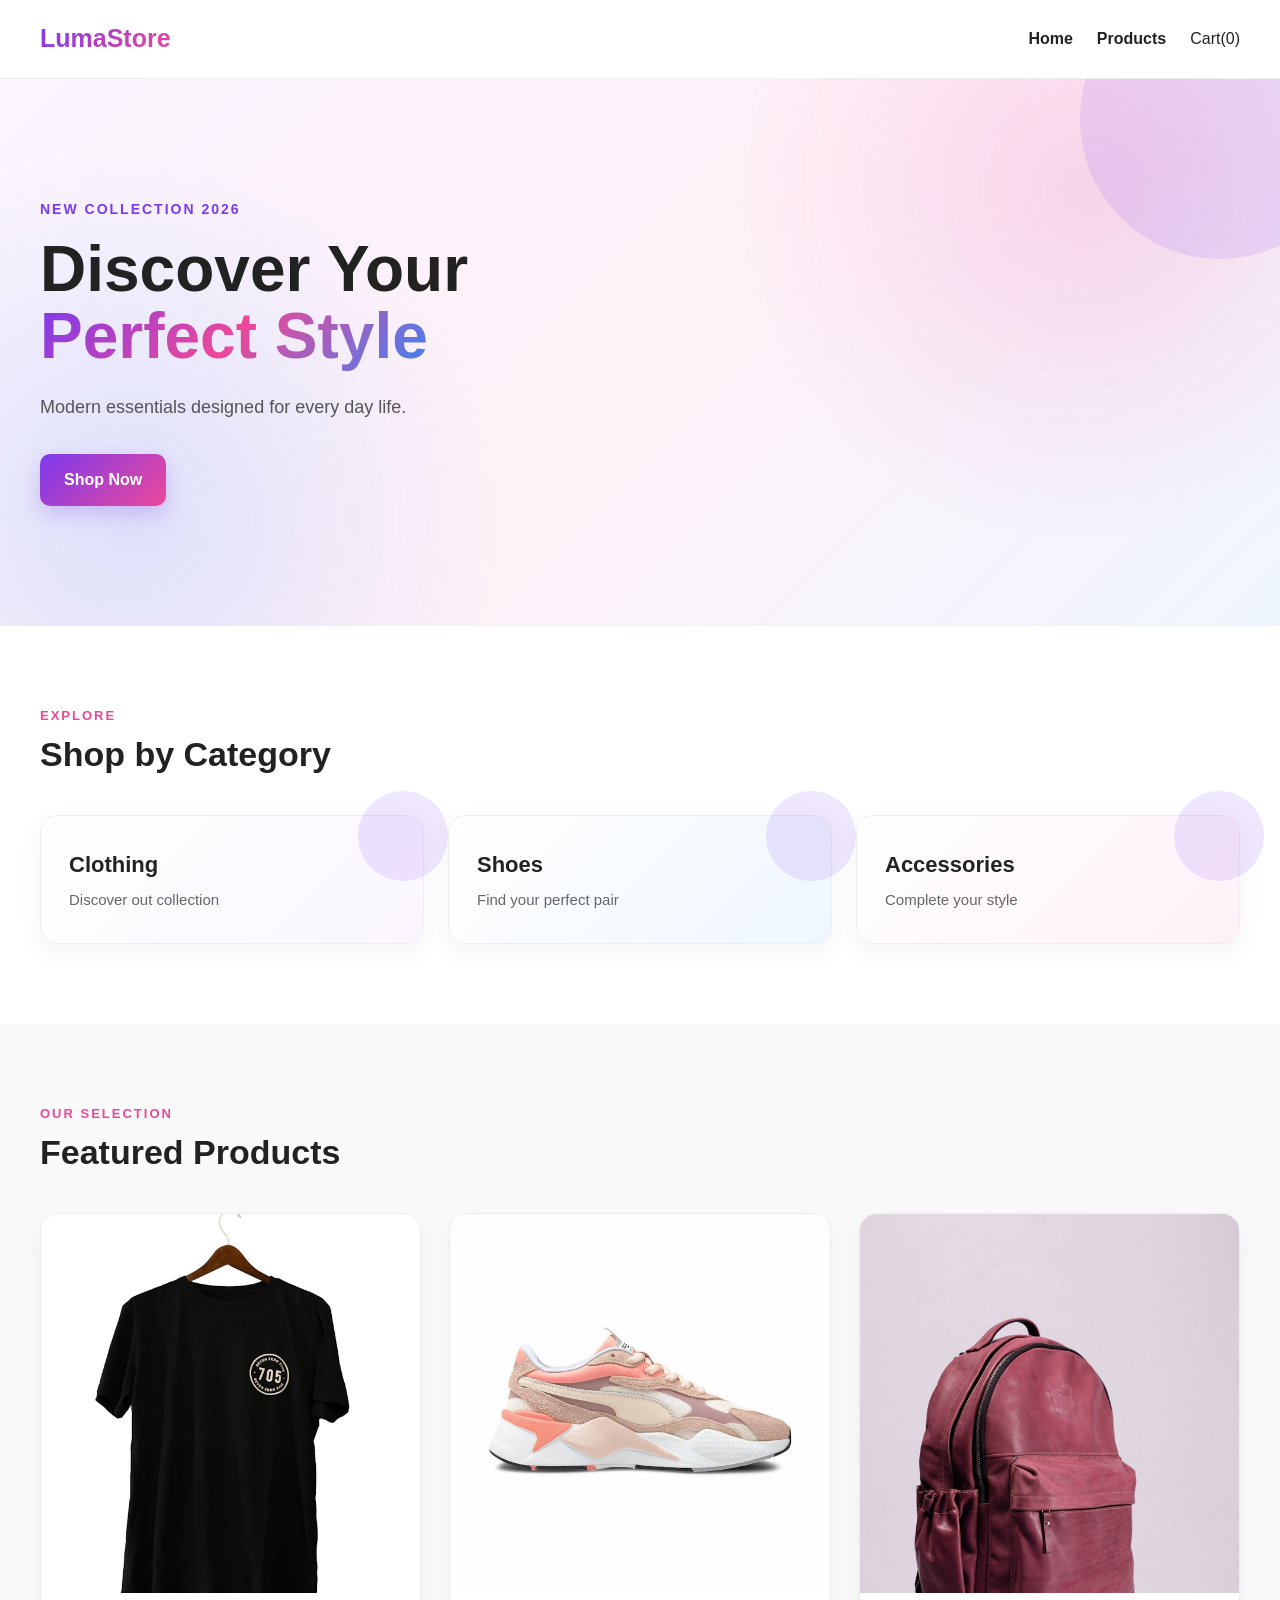
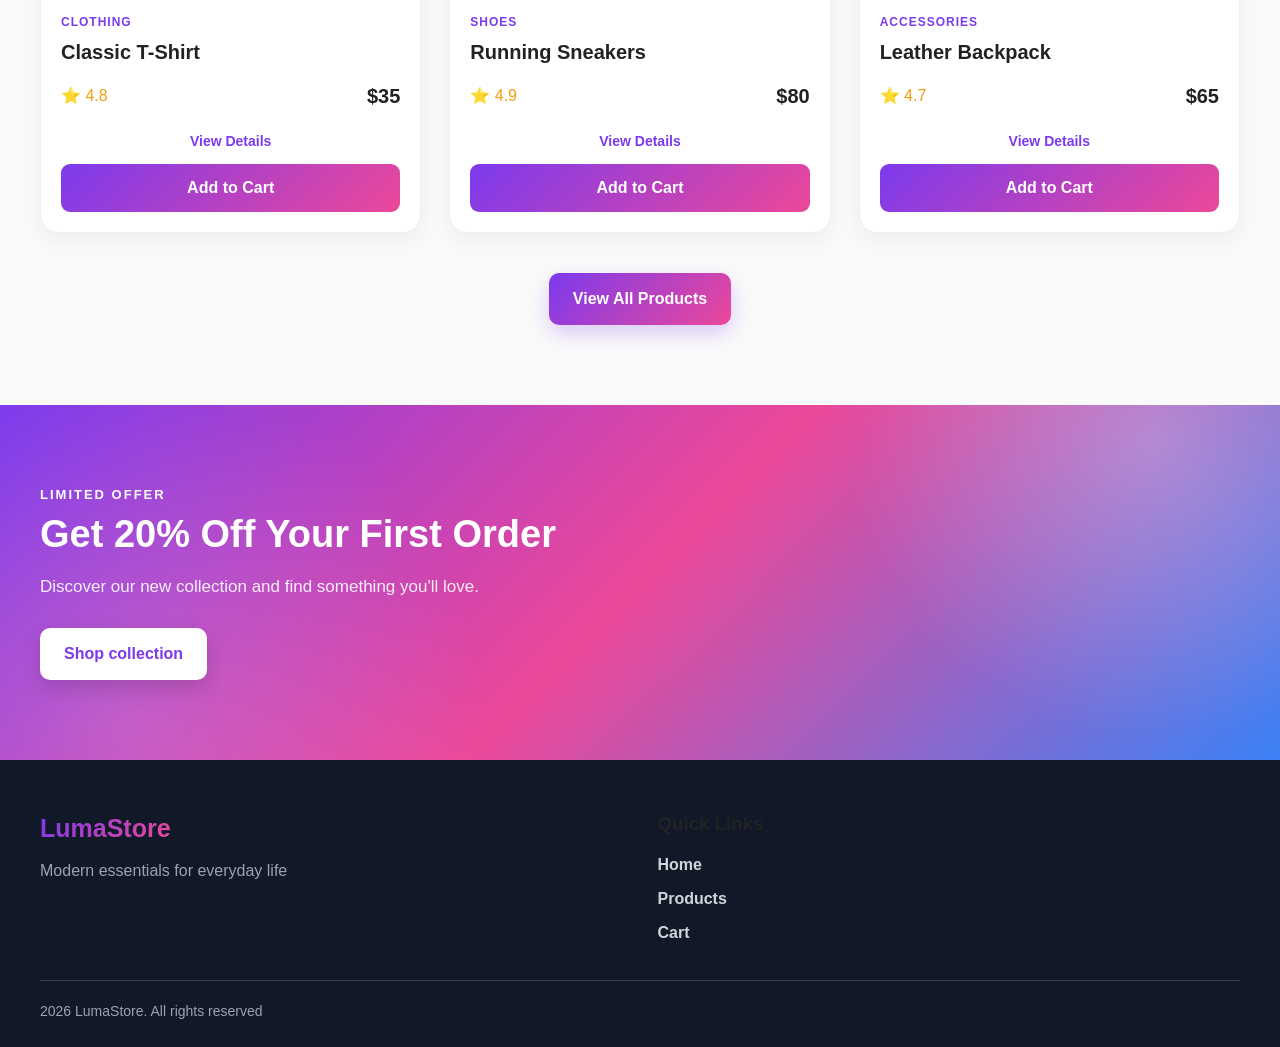
<file: index.html>
<!DOCTYPE html>
<html lang="en">
<head>
	<meta charset="UTF-8">
	<meta name="viewport" content="width=device-width, initial-scale=1.0">
	<title>LumaStore - Modern E-commerce</title>
	<link rel="stylesheet" href="css/style.css">
</head>
<body>
	<header class="header">
		<div class="container">
			<a href="index.html" class="logo">LumaStore</a>

			<nav class="nav">
				<ul class="nav__list">
					<li class="nav__item"><a href="index.html">Home</a></li>
					<li class="nav__item"><a href="products.html">Products</a></li>
					<li class="nav-item"><a href="cart.html">Cart(<span id="cart-count">0</span>)</a></li>
				</ul>
			</nav>
		</div>
	</header>
	<section class="hero">
		<div class="container">
			<div class="hero__content">
				<p class="hero__subtitle">New Collection 2026</p>
				<h1 class="hero__title">Discover Your <span>Perfect Style</span></h1>
				<p class="hero__text">Modern essentials designed for every day life. </p>
				<a href="products.html" class="button">Shop Now</a>
			</div>
		</div>
	</section>
	<section class="categories">
		<div class="container">
			<div class="section-header">
				<p class="section-header__subtitle">Explore</p>
				<h2 class="section-header__title">Shop by Category</h2>
			</div>

			<div class="category__grid">
				<a href="products.html?category=Clothing" class="category-card" >
					<h3>Clothing</h3>
					<p>Discover out collection</p>
				</a>

				<a href="products.html?category=Shoes" class="category-card" >
					<h3>Shoes</h3>
					<p>Find your perfect pair</p>
				</a>

				<a href="products.html?category=Accessories" class="category-card" >
					<h3>Accessories</h3>
					<p>Complete your style</p>
				</a>
			</div>
		</div>
	</section>
	<section class="featured">
		<div class="container">
			<div class="section-header">
				<p class="section-header__subtitle">Our Selection</p>
				<h2 class="section-header__title">Featured Products</h2>
			</div>
			<div class="products-grid" id="featured-products"></div>

			<div class="section-action">
				<a href="products.html" class="button">View All Products</a>
			</div>
		</div>
	</section>

	<section class="offer">
		<div class="container">
			<div class="offer__content">
				<p class="offer__subtitle">Limited Offer</p>
				<h2 class="offer__title">Get 20% Off Your First Order</h2>
				<p class="offer__text">Discover our new collection and find something you'll love.</p>
				<a href="products.html" class="button">Shop collection</a>
			</div>
		</div>
	</section>

	<footer class="footer">
		<div class="container">
			<div class="footer__content">
				<div class="footer__brand">
					<a href="index.html" class="logo">LumaStore</a>
					<p>Modern essentials for everyday life</p>
				</div>
				<div class="footer__links">
					<h3>Quick Links</h3>

					<nav class="nav" aria-label="Footer navigation">
				<ul class="nav__list">
					<li class="nav__item"><a href="index.html">Home</a></li>
					<li class="nav__item"><a href="products.html">Products</a></li>
					<li class="nav__item"><a href="cart.html">Cart</a></li>
				</ul>
			</nav>

</div>
			</div>
			<p class="footer__copyright">2026 LumaStore. All rights reserved</p>
		</div>
	</footer>
	<script src="js/product.js"></script>
	<script src="js/products.js"></script>
	<script src="js/main.js"></script>
</body>
</html>
</file>
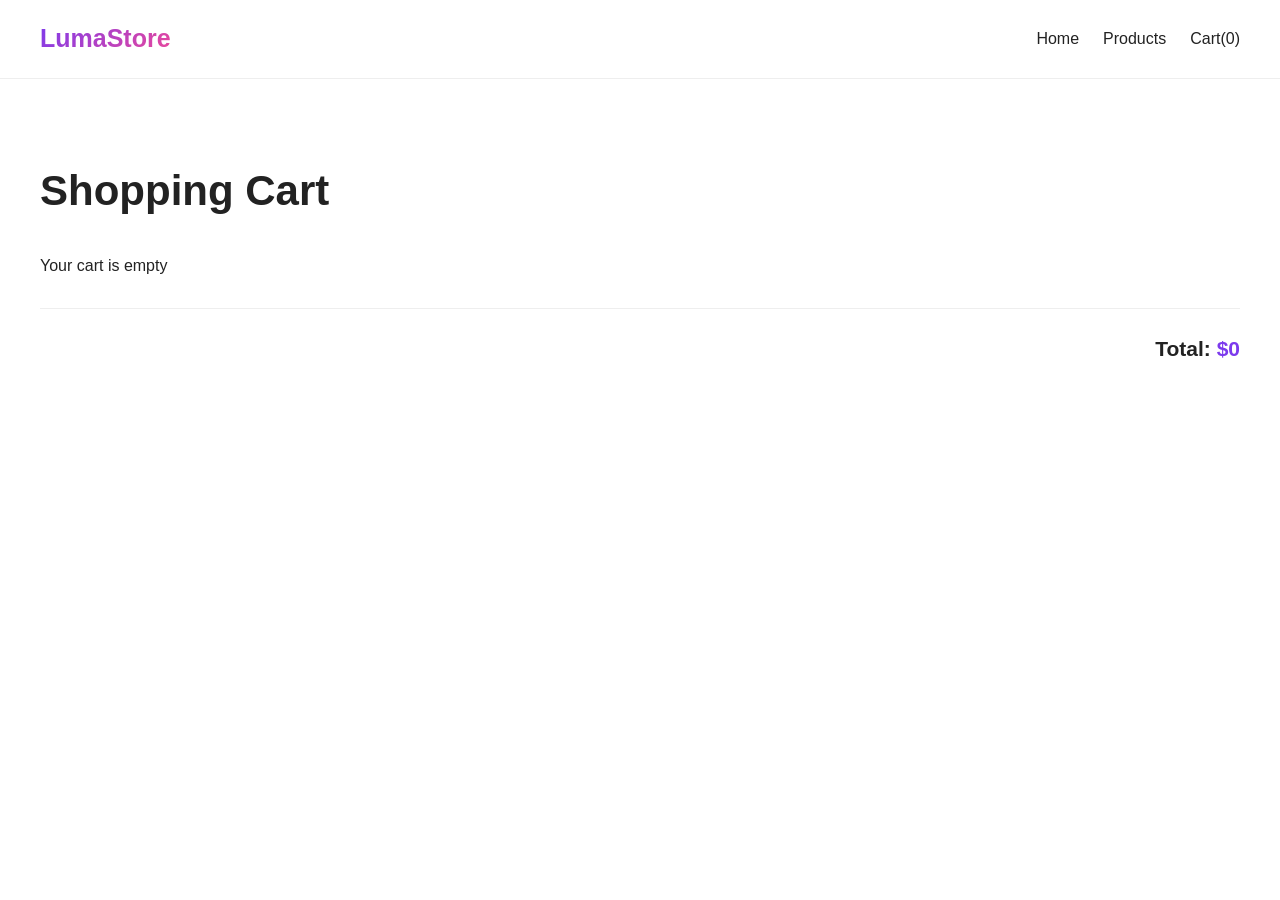
<file: cart.html>
<!DOCTYPE html>
<html lang="en">
<head>
	<meta charset="UTF-8">
	<meta name="viewport" content="width=device-width, initial-scale=1.0">
	<title>Cart | LumaStore</title>
	<link rel="stylesheet" href="css/style.css">
</head>
<body>
	<header class="header">
		<div class="container">
			<a href="index.html" class="logo">LumaStore</a>
			<nav class="nav">
				<ul class="nav__list">
					<li class="nav-item"><a href="index.html">Home</a></li>
					<li class="nav-item"><a href="products.html">Products</a></li>
					<li class="nav-item"><a href="cart.html">Cart(<span id="cart-count">0</span>)</a></li>
				</ul>
			</nav>
		</div>
	</header>

	<main>
		<section class="cart">
			<div class="container">
				<h1 class="cart__title">Shopping Cart</h1>
				<div id="cart-items" class="cart__items"></div>
				<div class="cart__summary">
					<p>Total: <span id="cart-total">$0</span></p>
				</div>
			</div>
		</section>
	</main>
	<script src="js/product.js"></script>
	<script src="js/main.js"></script>
	<script src="js/cart.js"></script>
	
</body>
</html>
</file>
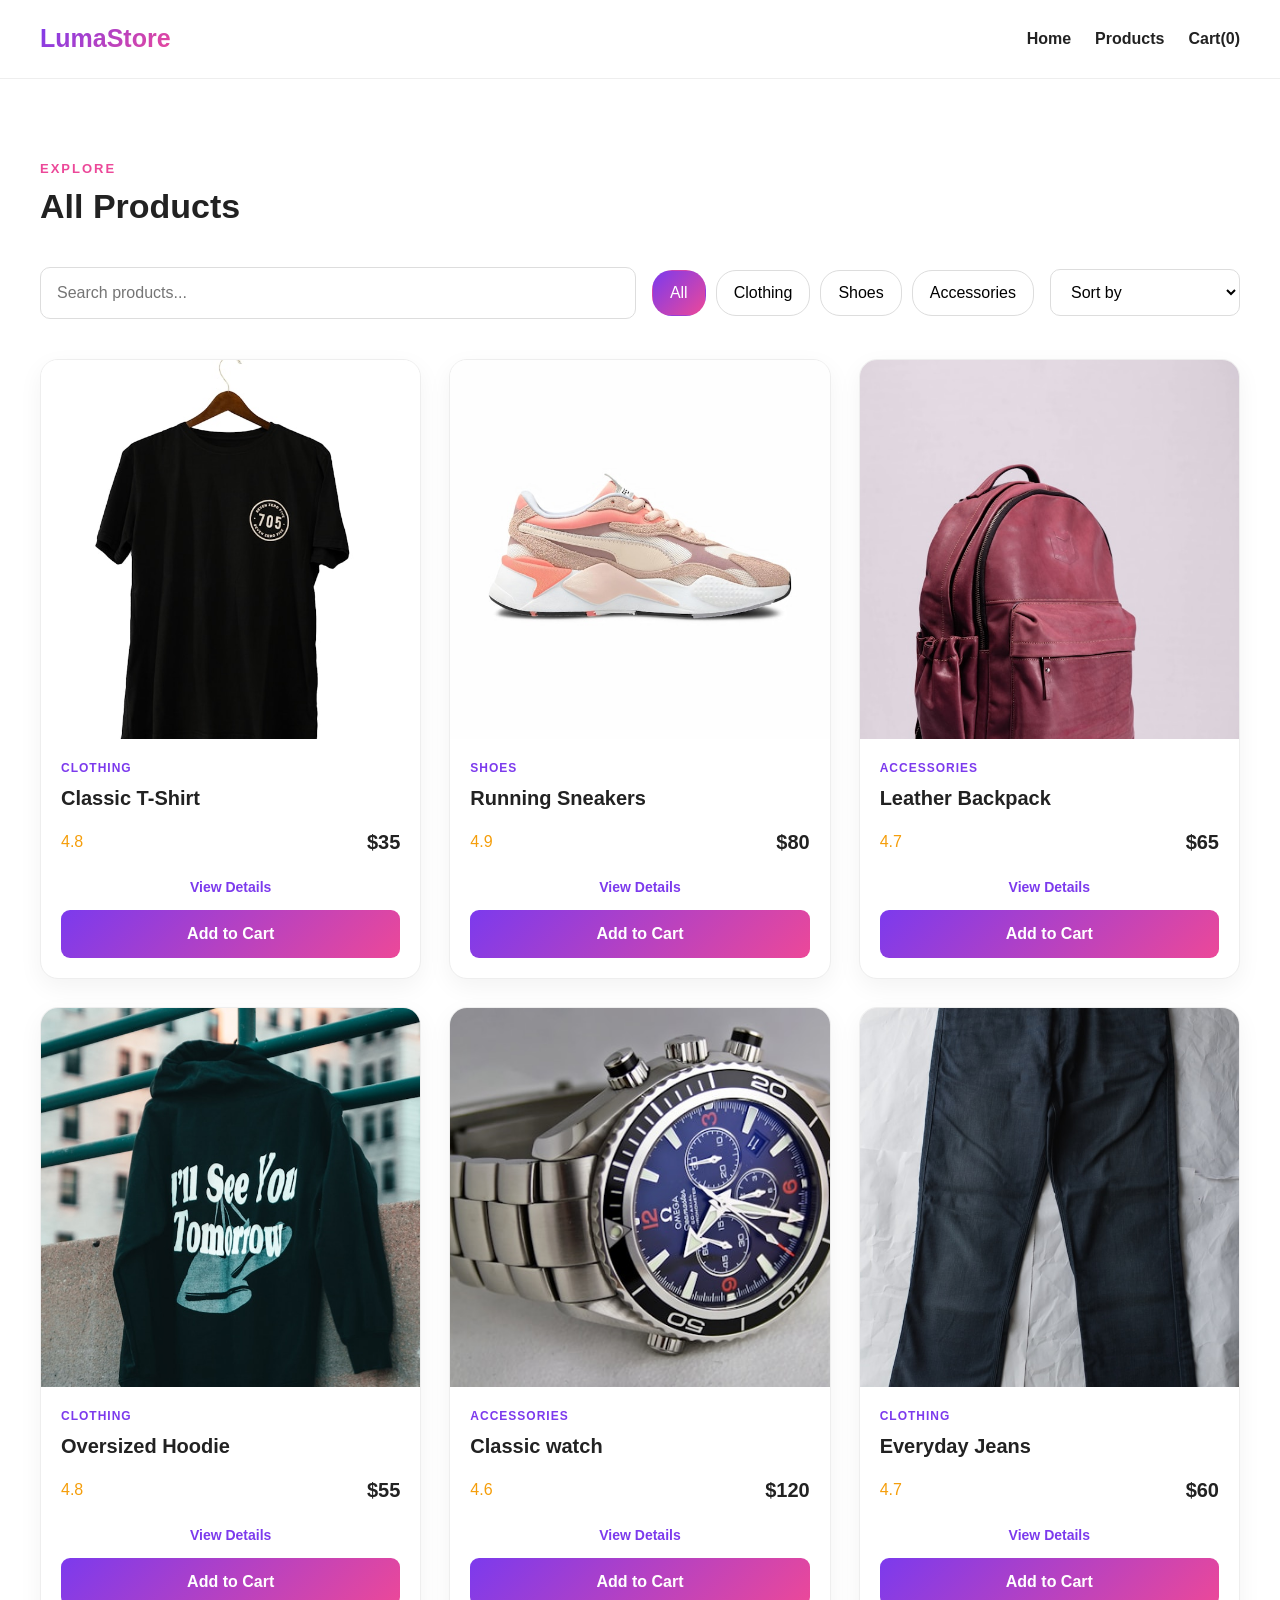
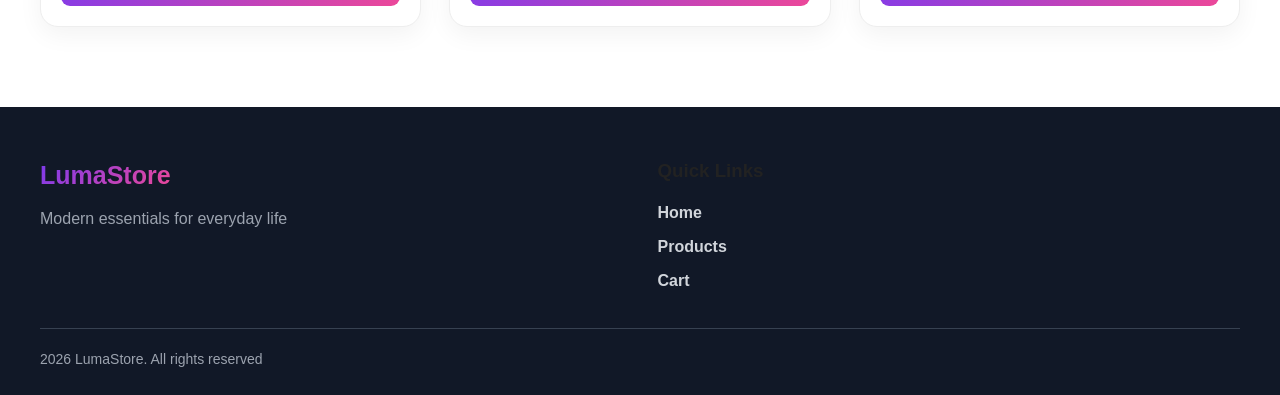
<file: products.html>
<!DOCTYPE html>
<html lang="en">
<head>
	<meta charset="UTF-8">
	<meta name="viewport" content="width=device-width, initial-scale=1.0">
	<title>Products - LumaStore</title>
	<link rel="stylesheet" href="css/style.css">
</head>
<body>

	<header class="header">
		<div class="container">
			<a href="index.html" class="logo">LumaStore</a>

			<nav class="nav" aria-label="Main navigation">
				<ul class="nav__list">
					<li class="nav__item"><a href="index.html">Home</a></li>
					<li class="nav__item"><a href="products.html">Products</a></li>
					<li class="nav__item"><a href="cart.html">Cart(<span id="cart-count">0</span>)</a></li>
				</ul>
			</nav>
		</div>
	</header>
	<main>

		<section class="products-page">
			<div class="container">
				<div class="section-header">
					<p class="section-header__subtitle">Explore</p>
					<h1 class="section-header__title">All Products</h1>
				</div>

				<div class="products-page__controls">
					<input type="search" id="search-input" class="product-page__search" placeholder="Search products...">
					<div class="products-page__categories" aria-label="Product categories">
						<button class="category-filter active" data-category="All">All</button>
						<button class="category-filter" data-category="Clothing">Clothing</button>
						<button class="category-filter" data-category="Shoes">Shoes</button>
						<button class="category-filter" data-category="Accessories">Accessories</button>
						
					</div>

					<select id="sort-select" class="products-page__sort">
						<option value="default">Sort by</option>
						<option value="price-low">Price: Low to High </option>
						<option value="price-high">Price: High to Low</option>
						<option value="name">Name: A-Z</option>
					</select>

				</div>
				<div class="products-grid" id="products-grid"></div>

			</div>
		</section>
	</main>

	<footer class="footer">
		<div class="container">
			<div class="footer__content">
				<div class="footer__brand">
					<a href="index.html" class="logo">LumaStore</a>
					<p>Modern essentials for everyday life</p>
				</div>
				<div class="footer__links">
					<h3>Quick Links</h3>

					<nav class="nav" aria-label="Footer navigation">
				<ul class="nav__list">
					<li class="nav__item"><a href="index.html">Home</a></li>
					<li class="nav__item"><a href="products.html">Products</a></li>
					<li class="nav__item"><a href="cart.html">Cart</a></li>
				</ul>
			</nav>

</div>
			</div>
			<p class="footer__copyright">2026 LumaStore. All rights reserved</p>
		</div>
	</footer>
	<script src="js/product.js"></script>
   <script src="js/main.js"></script>
	<script src="js/products.js"></script>
	

	
	
</body>
</html>
</file>
<file: css/style.css>
/*=================================
    RESET
================================*/
*{
	margin: 0;
	padding: 0;
	box-sizing: border-box;
}
html{
	scroll-behavior: smooth;
}
body{
	font-family: Arial, sans-serif;
	color: #222;
	background-color: #fff;
	line-height: 1.5;
}
a{
	text-decoration: none;
	color: inherit;
}
ul{
	list-style: none;
}
.container{
	width: min(100% - 32px, 1200px);
	margin-inline: auto;
}
button,
input,
select{
	font: inherit;
}
/*===================================
 BUTTON
==================================*/
.button{
	display: inline-block;
	padding: 14px 24px;
	background: linear-gradient(135deg, #7c3aed, #ec4899);
	color: #fff;
	border: none;
	border-radius: 10px;
	font-weight: 700;
	cursor: pointer;
	box-shadow: 0 8px 20px rgba(124, 58, 237, 0.25);
	transition: transform 0.3s ease,
	             box-shadow 0.3s ease,
					 opacity 0.3s ease;
}
.button:hover{
    transform: translateY(-3px);
	 box-shadow: 0 12px 28px rgba(124, 58, 237, 0.35);
	
}
/*=====================================
     HEADER
=====================================*/
.header{
	position: sticky;
	top: 0;
	z-index: 100;
	padding: 20px 0;
	background: rgba(255, 255, 255, 0.92);
	border-bottom: 1px solid #eee;
	backdrop-filter: blur(12px);
	}
.header .container{
	display: flex;
	align-items: center;
	justify-content: space-between;
}
.logo{
	font-size: 25px;
	font-weight: 800;
	background: linear-gradient(135deg, #7c3aed, #ec4899);
	-webkit-background-clip: text;
	background-clip: text;
	color: transparent;
}
.nav__list{
	display: flex;
	align-items: center;
	gap: 24px;
}
.nav__item a{
	position: relative;
	font-weight: 600;
	transition: color 0.3s ease;
}
.nav__item a:hover{
	color: #7c3aed;
}
.nav__item a::after{
	content: "";
	position: absolute;
	left: 0;
	bottom: -6px;
	width: 0;
	height: 2px;
	background: linear-gradient(90deg, #7c3aed, #ec4899);
	transition: width 0.3s ease;
}
.nav__item a:hover::after{
	width: 100%;
}
/*=================================
    HERO
=================================*/	 
.hero{
	position: relative;
	overflow: hidden;
	padding: 100px 0;
	background: radial-gradient(circle at 85% 20%, rgba(236, 72, 153, 0.18), transparent 30%),
	            radial-gradient(circle at 10% 80%, rgba(59, 130, 246, 0.16), transparent 30%),
					linear-gradient(135deg, #faf5ff, #fff1f8, #eff6ff)
}
.hero::before{
	content: "";
	position: absolute;
	width: 280px;
	height: 280px;
	top: -100px;
	right: -80px;
	border-radius: 50%;
	background: rgba(124, 58, 237, 0.12);
}
.hero__content{
	position: relative;
	z-index: 1;
	max-width: 650px;
}
.hero__subtitle{
	margin-bottom: 16px;
	color: #7c3aed;
	font-size: 14px;
	font-weight: 800;
	text-transform: uppercase;
	letter-spacing: 2px;
}
.hero__title{
	margin-bottom: 22px;
	font-size: 44px;
	line-height: 1.05;
	font-weight: 800;
}
.hero__title span{
	background: linear-gradient(135deg, #7c3aed, #ec4899, #3b82f6);
	-webkit-background-clip: text;
	background-clip: text;
	color: transparent;
}
.hero__text{
	max-width: 580px;
	margin-bottom: 32px;
	color: #555;
	font-size: 18px;
	line-height: 1.7;
}
/*=====================================
   SECTION HEADER
=====================================*/
.section-header{
	margin-bottom: 40px;
}
.section-header__subtitle{
	margin-bottom: 8px;
	color: #ec4899;
	font-size: 13px;
	font-weight: 800;
	text-transform: uppercase;
	letter-spacing: 2px;
}
.section-header__title{
	font-size: 34px;
	line-height: 1.2;
}
/*=====================================
   CATEGORIES
=====================================*/

.categories{
	padding: 80px 0;
}
.category__grid{
	display: grid;
	grid-template-columns: 1fr;
	gap: 24px;
}
.category-card{
	position: relative;
	overflow: hidde4;
	padding: 32px 28px;
	border: 1px solid #eee;
	border-radius: 18px;
	background: linear-gradient(135deg, #fff, #faf5ff);
	box-shadow: 0 8px 25px rgba(0, 0, 0, 0.05);
	transition: transform 0.3s ease,
	            box-shadow 0.3s ease;
}
.category-card:nth-child(2){
	background: linear-gradient(135deg, #fff, #eff6ff);
}
.category-card:nth-child(3){
	background: linear-gradient(135deg, #fff, #fff1f8);
}
.category-card::after{
	content: "";
	position: absolute;
	width: 90px;
	height: 90px;
	right: -25px;
	top: -25px;
	border-radius: 50%;
	background: rgba(124, 58, 237, 0.12);
}
.category-card:hover{
	transform: translateY(-7px);
	box-shadow: 0 18px 40px rgba(124, 58, 237, 0.14);
}
.category-card h3{
	position: relative;
	z-index: 1;
	margin-bottom: 8px;
	font-size: 22px;
}
.category-card p{
	position: relative;
	z-index: 1;
	color: #666;
	font-size: 15px;
	
}
/*============================================
  PRODUCTS
============================================*/
.featured{
	padding: 80px 0;
	background: #fafafa;
}
.products-grid{
	display: grid;
	grid-template-columns: 1fr;
	gap: 28px;
}
/*============================================
  PRODUCT CARD
============================================*/
.product-card{
	overflow: hidden;
	border: 1px solid #eee;
	border-radius: 18px;
	background: #fff;
	box-shadow: 0 8px 25px rgba(0, 0, 0, 0.05);
	transition: transform 0.3s ease,
	            box-shadow 0.3s ease;
}
.product-card:hover{
	transform: translateY(-7px);
	box-shadow: 0 18px 40px rgba(124, 58, 237, 0.15);
}
.product-card__image{
	position: relative;
	aspect-ratio: 1 / 1;
	overflow: hidden;
	background: #f5f5f5;
}
.product-card__image img{
	width: 100%;
	height: 100%;
	object-fit: cover;
	display: block;
	transition: transform 0.5s ease;
}
.product-card:hover .product-card__image img{
	transform: scale(1.06);
}
.product-card__content{
	padding: 20px;
}
.product-card__category{
	margin-bottom: 8px;
	color: #7c3aed;
	font-size: 12px;
	font-weight: 700;
	text-transform: uppercase;
	letter-spacing: 1px;
}
.product-card__title{
	margin-bottom: 16px;
	font-size: 20px;
	line-height: 1.3;
}
.product-card__info{
	display: flex;
	align-items: center;
	justify-content: space-between;
	margin-bottom: 20px;
}
.product-card__rating{
	color: #f59e0b;
}
.product-card__price{
	color: #222;
	font-size: 20px;
	font-weight: 800;
}
.product-card__link{
	display: block;
	margin-bottom: 12px;
	color: #7c3aed;
	font-size: 14px;
	font-weight: 700;
	text-align: center;
}
.product-cart__link:hover{
	color: #ec4899;
}
.product-card__button{
	width: 100%;
	padding: 12px 16px;
	border: none;
	border-radius: 9px;
	background: linear-gradient(135deg, #7c3aed, #ec4899);
	color: #fff;
   font-weight: 700;
	cursor: pointer;
	transition: transform 0.3s ease,
	            box-shadow 0.3s ease;
}
.product-card__button:hover{
transform: translateY(-2px);
box-shadow: 0 8px 20px rgba(236, 72, 153, 0.25);
}
/*=====================================
   SECTION ACTION
====================================*/
.section-action{
	margin-top: 40px;
	text-align: center;
}
/*=====================================
   Product-details
====================================*/
.product-details{
	padding: 80px 0;
}
.product-details .container{
	display: grid;
	gap: 50px;
}
/*-----Image--------*/
.product-details__image{
	overflow: hidden;
	border-radius: 20px;
	background: #f5f5f5;
	box-shadow: 0 15px 40px rgba(0, 0, 0, 0.08);
}
.product-details__image img{
 width: 100%;
 display: block;
 aspect-ratio: 1 / 1;
 object-fit: cover;
}

/*--------Content---------*/

.product-details__content{
	max-width: 600px;
}

/*--------Category-------*/

.product-details__category{
	margin-bottom: 12px;
	color: #7c3aed;
	font-size: 14px;
	font-weight: 800;
	text-transform: uppercase;
	letter-spacing: 1px;
}

/*--------Title----------*/

.product-details__title{
	margin-bottom: 16px;
	font-size: 40px;
	line-height: 1.1;
}

/*---------Rating--------*/

.product-details__rating{
	margin-bottom: 20px;
	color: #f59e0b;
	font-weight: 700;
}

/*----------Price---------*/

.product-details__price{
	margin-bottom: 24px;
	font-size: 30px;
	font-weight: 800;
}

/*----------Description-----*/

.product-details__description{
	margin-bottom: 32px;
	color: #666;
	font-size: 16px;
	line-height: 1.7;
}

/*---------Button----------*/

.product-details__button{
	width: 100%;
	padding: 15px 20px;
	border: none;
	border-radius: 10px;
	background: linear-gradient(135deg, #7c3aed, #ec4899);
	color: #fff;
	font-weight: 700;
	cursor: pointer;
	box-shadow: 0 8px 20px rgba(124, 58, 237, 0.25);
	transition: 0.3s ease;
}
.product-card__button:hover{
transform: translateY(-3px);
box-shadow: 0 12px 28px rgba(124, 58, 237, 0.35);
}
/*=========================================
     PRODUCTS PAGE
=========================================*/
.products-page{
	padding: 80px 0;
}
.products-page__controls{
	display: grid;
	gap: 16px;
	margin-bottom: 40px;
}
.product-page__search,
.products-page__sort{
	width: 100%;
	padding: 13px 16px;
	border: 1px solid #ddd;
	border-radius: 10px;
	background: #fff;
	outline: none;
	transition: border-color 0.3s ease,
	            box-shadow 0.3s ease;
}
.product-page__search:focus,
.products-page__sort:focus{
	border-color: #7c3aed;
	box-shadow: 0 0 0 4px rgba(124, 58, 237, 0.1);
}
.products-page__categories{
	display: flex;
	flex-wrap: wrap;
	gap: 10px;
}
.category-filter{
	padding: 10px 17px;
	border: 1px solid #ddd;
	border-radius: 20px;
	background: #fff;
	cursor: pointer;
	transition: 0.3s ease;
}
.category-filter:hover{
	border-color: #7c3aed;
	color: #7c3aed;
}
.category-filter.active{
	border-color: transparent;
	background: linear-gradient(135deg, #7c3aed, #ec4899);
	color: #fff;
}
/*=========================================
     NO PRODUCTS
=========================================*/
.no-products{
	grid-column: 1 / -1;
	padding: 50px;
	color: #777;
	text-align: center;
}
/*=========================================
     CART
=========================================*/
.cart{
	padding: 80px 0;
}
.cart__title{
	margin-bottom: 32px;
	font-size: 36px;
}
.cart__items{
	display: grid;
	gap: 20px;
}
/*========================================
    CART ITEM
========================================*/
.cart-item{
	display: grid;
	grid-template-columns: 100px 1fr;
	gap: 20px;
	padding: 16px;
	border: 1px solid #eee;
	border-radius: 16px;
	background: #fff;
	box-shadow: 0 6px 20px rgba(0, 0, 0, 0.04);
}
.cart-item img{
	width: 100px;
	height: 100px;
	border-radius: 12px;
	object-fit: cover;
}
.cart-item__content{
	display: flex;
	flex-direction: column;
	gap: 10px;
}
.cart-item__content h2{
	margin: 0;
	font-size: 19px;
}
.cart-item__content p{
	margin: 0;
	font-weight: 700;
}
/*========================================
  QUANITY
=======================================*/
.cart-item__quantity{
	display: flex;
	align-items: center;
	gap: 8px;
}
.quantity-minus,
.quantity-plus{
	width: 34px;
	height: 34px;
	border: 1px solid #ddd;
	border-radius: 7px;
	background: #fff;
	cursor: pointer;
	transition: 0.2s ease;
}
.quantity-minus:hover,
.quantity-plus:hover{
	background: #faf5ff;
	border-color: #7c3aed;
	color: #7c3aed;
}
.cart-item__quantity span{
	min-width: 24px;
	text-align: center;
	font-weight: 700;
}
.cart-item__remove{
  align-self: flex-start;
  padding: 0;
  border: none;
  background: transparent;
  color: #ef4444;
  text-decoration: underline;
  cursor: pointer;
  margin-left: 20px;
}
.cart-item__remove:hover{
	color: #b91c1c;
}
/*=========================================
    TOTAL
========================================*/
.cart__summary{
	display: flex;
	justify-content: flex-end;
	margin-top: 30px;
	padding-top: 24px;
	border-top: 1px solid #eee;
	font-size: 21px;
	font-weight: 800;
}
#cart-total{
	color: #7c3aed;
}
/*=========================================
    OFFER
========================================*/
.offer{
	position: relative;
	overflow: hidden;
	padding: 80px 0;
	background: radial-gradient(circle at 90% 10%, rgba(255,255,255,0.25),transparent 25%),
	             radial-gradient(circle at 10% 90%, rgba(255,255,255,0.15),transparent 30%),
					 linear-gradient(135deg, #7c3aed, #ec4899, #3b82f6);
	color: #fff;				 
	}
	.offer__content{
		max-width: 650px;
	}
	.offer__subtitle{
		margin-bottom: 10px;
		font-size: 13px;
		font-weight: 800;
		text-transform: uppercase;
		letter-spacing: 2px;
	}
	.offer__title{
		margin-bottom: 18px;
		font-size: 38px;
		line-height: 1.1;
	}
	.offer__text{
		margin-bottom: 28px;
		font-size: 17px;
		opacity: 0.9;
	}
	.offer .button{
		background: #fff;
		color: #7c3aed;
		box-shadow: 0 8px 20px rgba(0, 0, 0, 0.15);
	}
	/*=========================================
    FOOTER
========================================*/
.footer{
	padding: 50px 0 25px;
	background: #111827;
	color: ;
}
.footer__content{
	display: grid;
	gap: 35px;
}
.footer__brand p{
	margin-top: 12px;
	color: #9ca3af;
}
.footer__links h3{
	margin-bottom: 15px;
}
.footer .nav__list{
	display: flex;
	flex-direction: column;
	align-items: flex-start;
	gap: 10px;
}
.footer .nav__item a{
	color: #d1d5db;
}
.footer .nav__item a:hover{
	color: #fff;
}
.footer__copyright{
	margin-top: 35px;
	padding-top: 20px;
	border-top: 1px solid #374151;
	color: #9ca3af;
	font-size: 14px;
}
/*=========================================
    TABLET
========================================*/
@media (min-width: 768px){
	.hero{
		padding: 120px 0;
	}
	.hero__title{
		font-size: 64px;
	}
	.category__grid{
		grid-template-columns: repeat(3, 1fr);
	}
	.products-grid{
		grid-template-columns: repeat(3, 1fr);
	}
	.products-page__controls{
		grid-template-columns: 1fr auto;
		align-items: center;
	}
	.products-page__categories{
		grid-column: 1 / -1;
		grid-row: 2;
	}
	.product-details .container{
		grid-template-columns: 1fr 1fr;
		align-items: center;
	}
	.product-details__title{
		font-size: 48px;
	}
	.cart__title{
		font-size: 42px;
	}
	.cart-item{
		grid-template-columns: 140px 1fr;
	}
	.cart-item img{
		width: 140px;
		height: 140px;
	}
	.footer__content{
		grid-template-columns: 1fr 1fr;
	}
}
/*=========================================
    DESKTOP
========================================*/
@media (min-width: 1000px){
	.products-page__controls{
		grid-template-columns: 1fr auto auto;
	}
	.products-page__categories{
		grid-column: auto;
		grid-row: auto;
	}
	.products-page__sort{
		width: 190px;
	}
}
</file>
